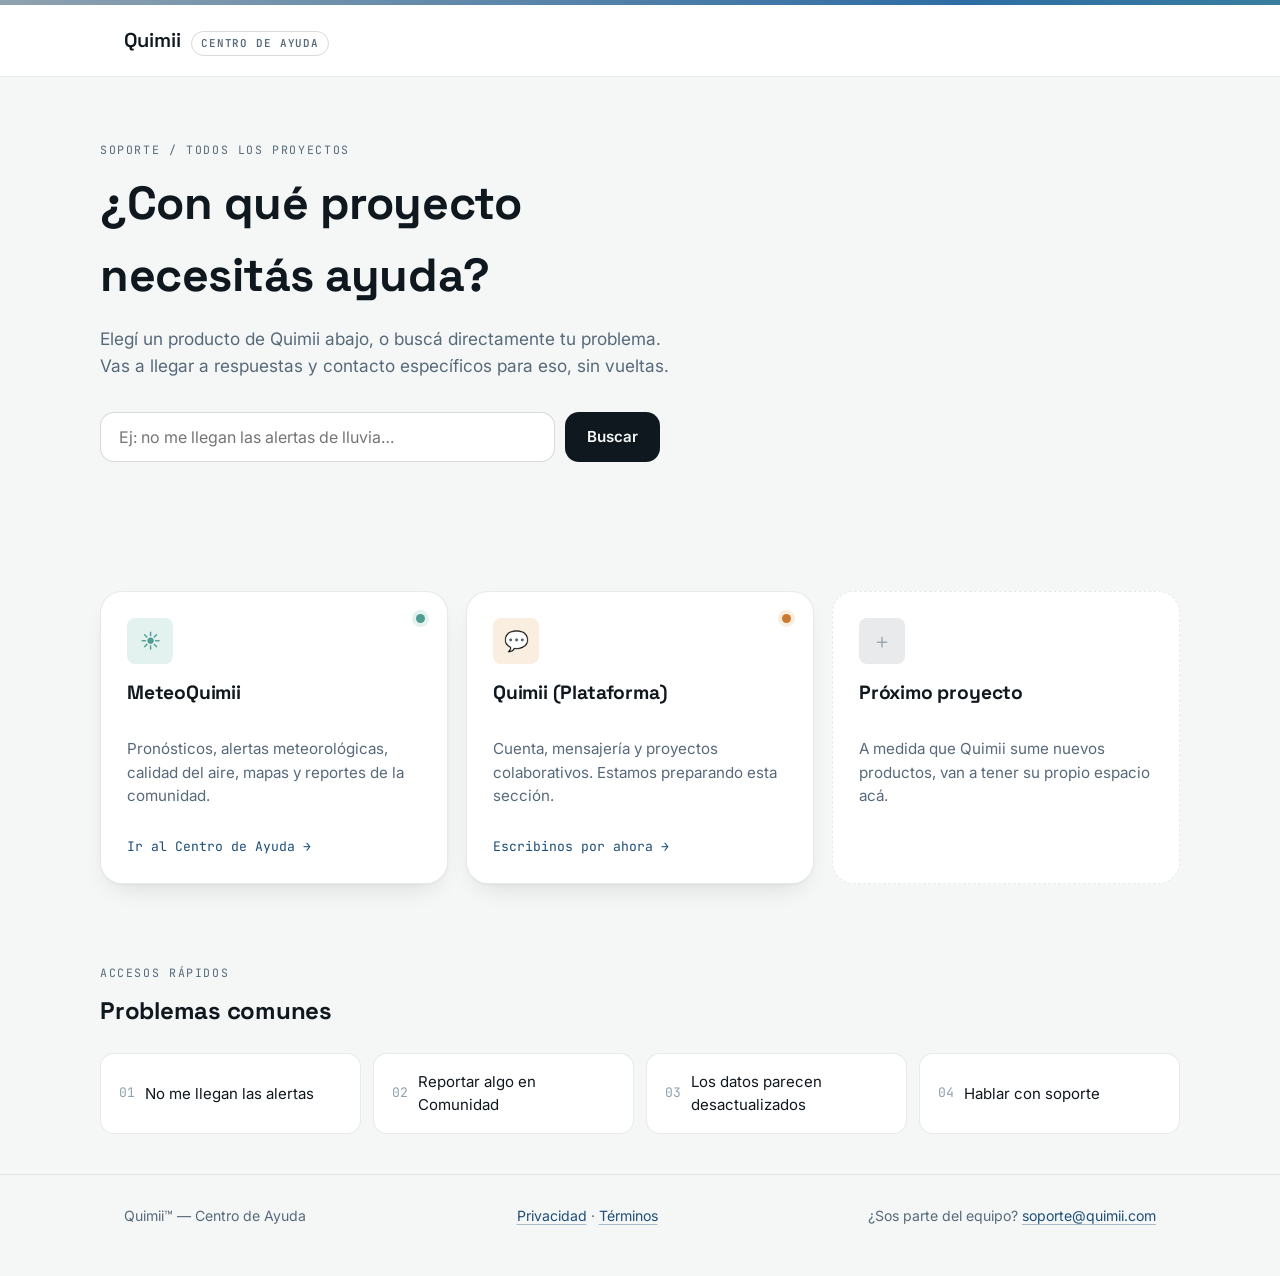
<file: index.html>
<!DOCTYPE html>
<html lang="es">
<head>
  <meta charset="UTF-8">
  <meta name="viewport" content="width=device-width, initial-scale=1.0">
  <title>Centro de Ayuda Quimii</title>
  <meta name="description" content="Centro de ayuda de Quimii: soporte para MeteoQuimii y el resto de los proyectos de Quimii.">
  <link rel="preconnect" href="https://fonts.googleapis.com">
  <link rel="preconnect" href="https://fonts.gstatic.com" crossorigin>
  <link href="https://fonts.googleapis.com/css2?family=Inter:wght@400;500;600;700&family=Space+Grotesk:wght@500;600;700&family=JetBrains+Mono:wght@400;500;600&display=swap" rel="stylesheet">
  <link rel="stylesheet" href="styles.css">
</head>
<body>
  <div class="sky-strip" aria-hidden="true"></div>

  <header class="site-header">
    <div class="wrap">
      <a class="brand" href="index.html">Quimii <span class="tag">Centro de Ayuda</span></a>
    </div>
  </header>

  <main>
    <section class="hero wrap">
      <span class="eyebrow">Soporte / Todos los proyectos</span>
      <h1>¿Con qué proyecto necesitás ayuda?</h1>
      <p class="lede">Elegí un producto de Quimii abajo, o buscá directamente tu problema. Vas a llegar a respuestas y contacto específicos para eso, sin vueltas.</p>

      <form id="help-search-form" class="help-search" role="search">
        <label for="help-search-input" class="sr-only" style="position:absolute;left:-9999px;">Buscar en el centro de ayuda</label>
        <input id="help-search-input" type="text" placeholder="Ej: no me llegan las alertas de lluvia…" autocomplete="off">
        <button type="submit">Buscar</button>
      </form>
      <p id="search-result" role="status"></p>
    </section>

    <section class="section wrap" aria-label="Proyectos Quimii">
      <div class="card-grid">
        <a class="project-card meteo" href="soporte-meteoquimii.html">
          <span class="status-dot on" title="Soporte activo"></span>
          <div class="icon-badge">☀️</div>
          <h3>MeteoQuimii</h3>
          <p class="desc">Pronósticos, alertas meteorológicas, calidad del aire, mapas y reportes de la comunidad.</p>
          <span class="go">Ir al Centro de Ayuda →</span>
        </a>

        <a class="project-card base" href="#quimii-plataforma" id="quimii-plataforma">
          <span class="status-dot soon" title="Contenido en preparación"></span>
          <div class="icon-badge">💬</div>
          <h3>Quimii (Plataforma)</h3>
          <p class="desc">Cuenta, mensajería y proyectos colaborativos. Estamos preparando esta sección.</p>
          <span class="go">Escribinos por ahora →</span>
        </a>

        <div class="project-card future" aria-disabled="true">
          <div class="icon-badge">＋</div>
          <h3>Próximo proyecto</h3>
          <p class="desc">A medida que Quimii sume nuevos productos, van a tener su propio espacio acá.</p>
        </div>
      </div>
    </section>

    <section class="section wrap" aria-label="Accesos rápidos">
      <div class="section-head">
        <span class="eyebrow">Accesos rápidos</span>
        <h2>Problemas comunes</h2>
      </div>
      <div class="quick-grid">
        <a class="quick-item" href="soporte-meteoquimii.html#faq-alertas"><span class="n">01</span> No me llegan las alertas</a>
        <a class="quick-item" href="soporte-meteoquimii.html#faq-comunidad"><span class="n">02</span> Reportar algo en Comunidad</a>
        <a class="quick-item" href="soporte-meteoquimii.html#faq-datos"><span class="n">03</span> Los datos parecen desactualizados</a>
        <a class="quick-item" href="soporte-meteoquimii.html#contacto"><span class="n">04</span> Hablar con soporte</a>
      </div>
    </section>
  </main>

  <footer class="site-footer">
    <div class="wrap">
      <span>Quimii™ — Centro de Ayuda</span>
      <span class="legal-links"><a href="privacy.html">Privacidad</a> · <a href="terms.html">Términos</a></span>
      <span>¿Sos parte del equipo? <a href="mailto:agustinnicoliniescuela10@gmail.com">soporte@quimii.com</a></span>
    </div>
  </footer>

  <script src="portal.js"></script>
</body>
</html>
</file>
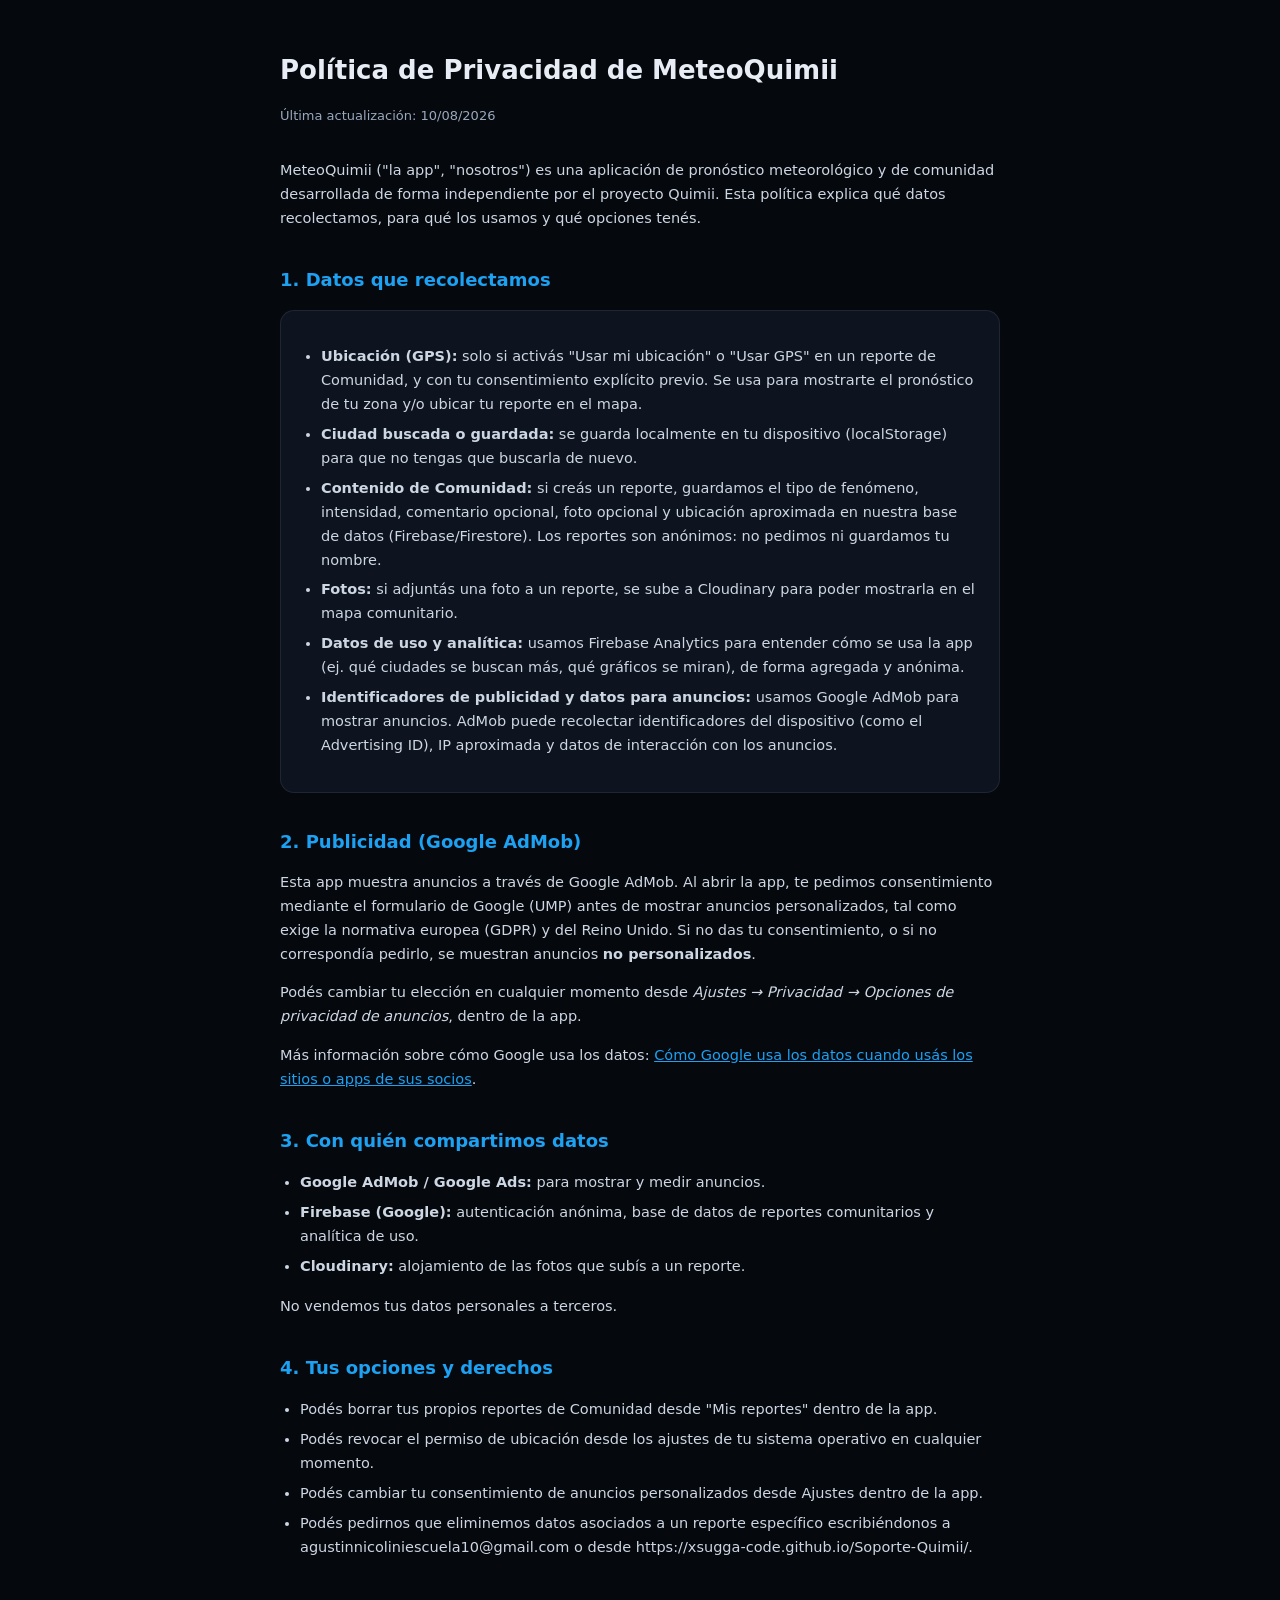
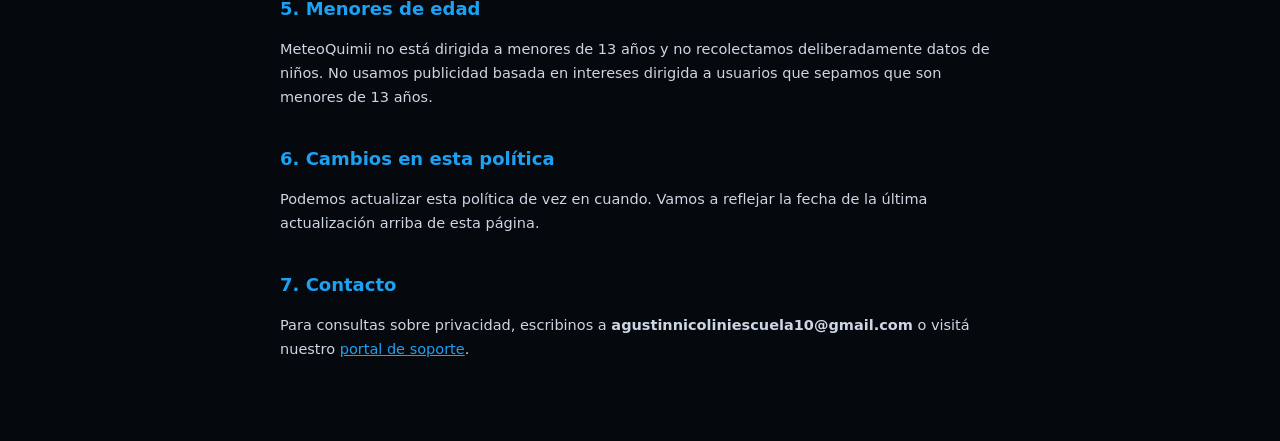
<file: privacy.html>
<!DOCTYPE html>
<html lang="es">
<head>
<meta charset="UTF-8">
<meta name="viewport" content="width=device-width, initial-scale=1.0">
<title>Política de Privacidad — MeteoQuimii</title>
<style>
  :root {
    --bg: #05080d; --card: #0d141f; --ink: #e8edf5; --muted: #9aa8bd;
    --primary: #1da1f2; --border: rgba(232,237,245,0.08);
  }
  * { box-sizing: border-box; }
  body {
    margin: 0; background: var(--bg); color: var(--ink);
    font-family: -apple-system, "Segoe UI", Inter, system-ui, sans-serif;
    line-height: 1.65; padding: 32px 18px 64px;
  }
  .wrap { max-width: 720px; margin: 0 auto; }
  h1 { font-size: 26px; margin-bottom: 4px; }
  .updated { color: var(--muted); font-size: 13px; margin-bottom: 32px; }
  h2 { font-size: 18px; margin-top: 34px; margin-bottom: 10px; color: var(--primary); }
  p, li { color: #cdd6e3; font-size: 14.5px; }
  ul { padding-left: 20px; }
  li { margin-bottom: 6px; }
  a { color: var(--primary); }
  .card {
    background: var(--card); border: 1px solid var(--border);
    border-radius: 14px; padding: 18px 20px; margin: 16px 0;
  }
  .placeholder {
    background: rgba(255,138,61,0.12); border: 1px solid rgba(255,138,61,0.35);
    color: #ffb27a; border-radius: 10px; padding: 10px 14px; font-size: 12.5px;
    margin-bottom: 24px;
  }
  code { background: rgba(255,255,255,0.06); padding: 1px 5px; border-radius: 4px; font-size: 13px; }
</style>
</head>
<body>
<div class="wrap">

  <h1>Política de Privacidad de MeteoQuimii</h1>
  <p class="updated">Última actualización: 10/08/2026</p>

  <p>MeteoQuimii ("la app", "nosotros") es una aplicación de pronóstico meteorológico y de comunidad desarrollada de forma independiente por el proyecto Quimii. Esta política explica qué datos recolectamos, para qué los usamos y qué opciones tenés.</p>

  <h2>1. Datos que recolectamos</h2>
  <div class="card">
    <ul>
      <li><strong>Ubicación (GPS):</strong> solo si activás "Usar mi ubicación" o "Usar GPS" en un reporte de Comunidad, y con tu consentimiento explícito previo. Se usa para mostrarte el pronóstico de tu zona y/o ubicar tu reporte en el mapa.</li>
      <li><strong>Ciudad buscada o guardada:</strong> se guarda localmente en tu dispositivo (localStorage) para que no tengas que buscarla de nuevo.</li>
      <li><strong>Contenido de Comunidad:</strong> si creás un reporte, guardamos el tipo de fenómeno, intensidad, comentario opcional, foto opcional y ubicación aproximada en nuestra base de datos (Firebase/Firestore). Los reportes son anónimos: no pedimos ni guardamos tu nombre.</li>
      <li><strong>Fotos:</strong> si adjuntás una foto a un reporte, se sube a Cloudinary para poder mostrarla en el mapa comunitario.</li>
      <li><strong>Datos de uso y analítica:</strong> usamos Firebase Analytics para entender cómo se usa la app (ej. qué ciudades se buscan más, qué gráficos se miran), de forma agregada y anónima.</li>
      <li><strong>Identificadores de publicidad y datos para anuncios:</strong> usamos Google AdMob para mostrar anuncios. AdMob puede recolectar identificadores del dispositivo (como el Advertising ID), IP aproximada y datos de interacción con los anuncios.</li>
    </ul>
  </div>

  <h2>2. Publicidad (Google AdMob)</h2>
  <p>Esta app muestra anuncios a través de Google AdMob. Al abrir la app, te pedimos consentimiento mediante el formulario de Google (UMP) antes de mostrar anuncios personalizados, tal como exige la normativa europea (GDPR) y del Reino Unido. Si no das tu consentimiento, o si no correspondía pedirlo, se muestran anuncios <strong>no personalizados</strong>.</p>
  <p>Podés cambiar tu elección en cualquier momento desde <em>Ajustes → Privacidad → Opciones de privacidad de anuncios</em>, dentro de la app.</p>
  <p>Más información sobre cómo Google usa los datos: <a href="https://www.google.com/policies/privacy/partners/" target="_blank" rel="noopener">Cómo Google usa los datos cuando usás los sitios o apps de sus socios</a>.</p>

  <h2>3. Con quién compartimos datos</h2>
  <ul>
    <li><strong>Google AdMob / Google Ads:</strong> para mostrar y medir anuncios.</li>
    <li><strong>Firebase (Google):</strong> autenticación anónima, base de datos de reportes comunitarios y analítica de uso.</li>
    <li><strong>Cloudinary:</strong> alojamiento de las fotos que subís a un reporte.</li>
  </ul>
  <p>No vendemos tus datos personales a terceros.</p>

  <h2>4. Tus opciones y derechos</h2>
  <ul>
    <li>Podés borrar tus propios reportes de Comunidad desde "Mis reportes" dentro de la app.</li>
    <li>Podés revocar el permiso de ubicación desde los ajustes de tu sistema operativo en cualquier momento.</li>
    <li>Podés cambiar tu consentimiento de anuncios personalizados desde Ajustes dentro de la app.</li>
    <li>Podés pedirnos que eliminemos datos asociados a un reporte específico escribiéndonos a agustinnicoliniescuela10@gmail.com o desde https://xsugga-code.github.io/Soporte-Quimii/.</li>
  </ul>

  <h2>5. Menores de edad</h2>
  <p>MeteoQuimii no está dirigida a menores de 13 años y no recolectamos deliberadamente datos de niños. No usamos publicidad basada en intereses dirigida a usuarios que sepamos que son menores de 13 años.</p>

  <h2>6. Cambios en esta política</h2>
  <p>Podemos actualizar esta política de vez en cuando. Vamos a reflejar la fecha de la última actualización arriba de esta página.</p>

  <h2>7. Contacto</h2>
  <p>Para consultas sobre privacidad, escribinos a <strong>agustinnicoliniescuela10@gmail.com</strong> o visitá nuestro <a href="https://xsugga-code.github.io/Soporte-Quimii/">portal de soporte</a>.</p>

</div>
</body>
</html>
</file>
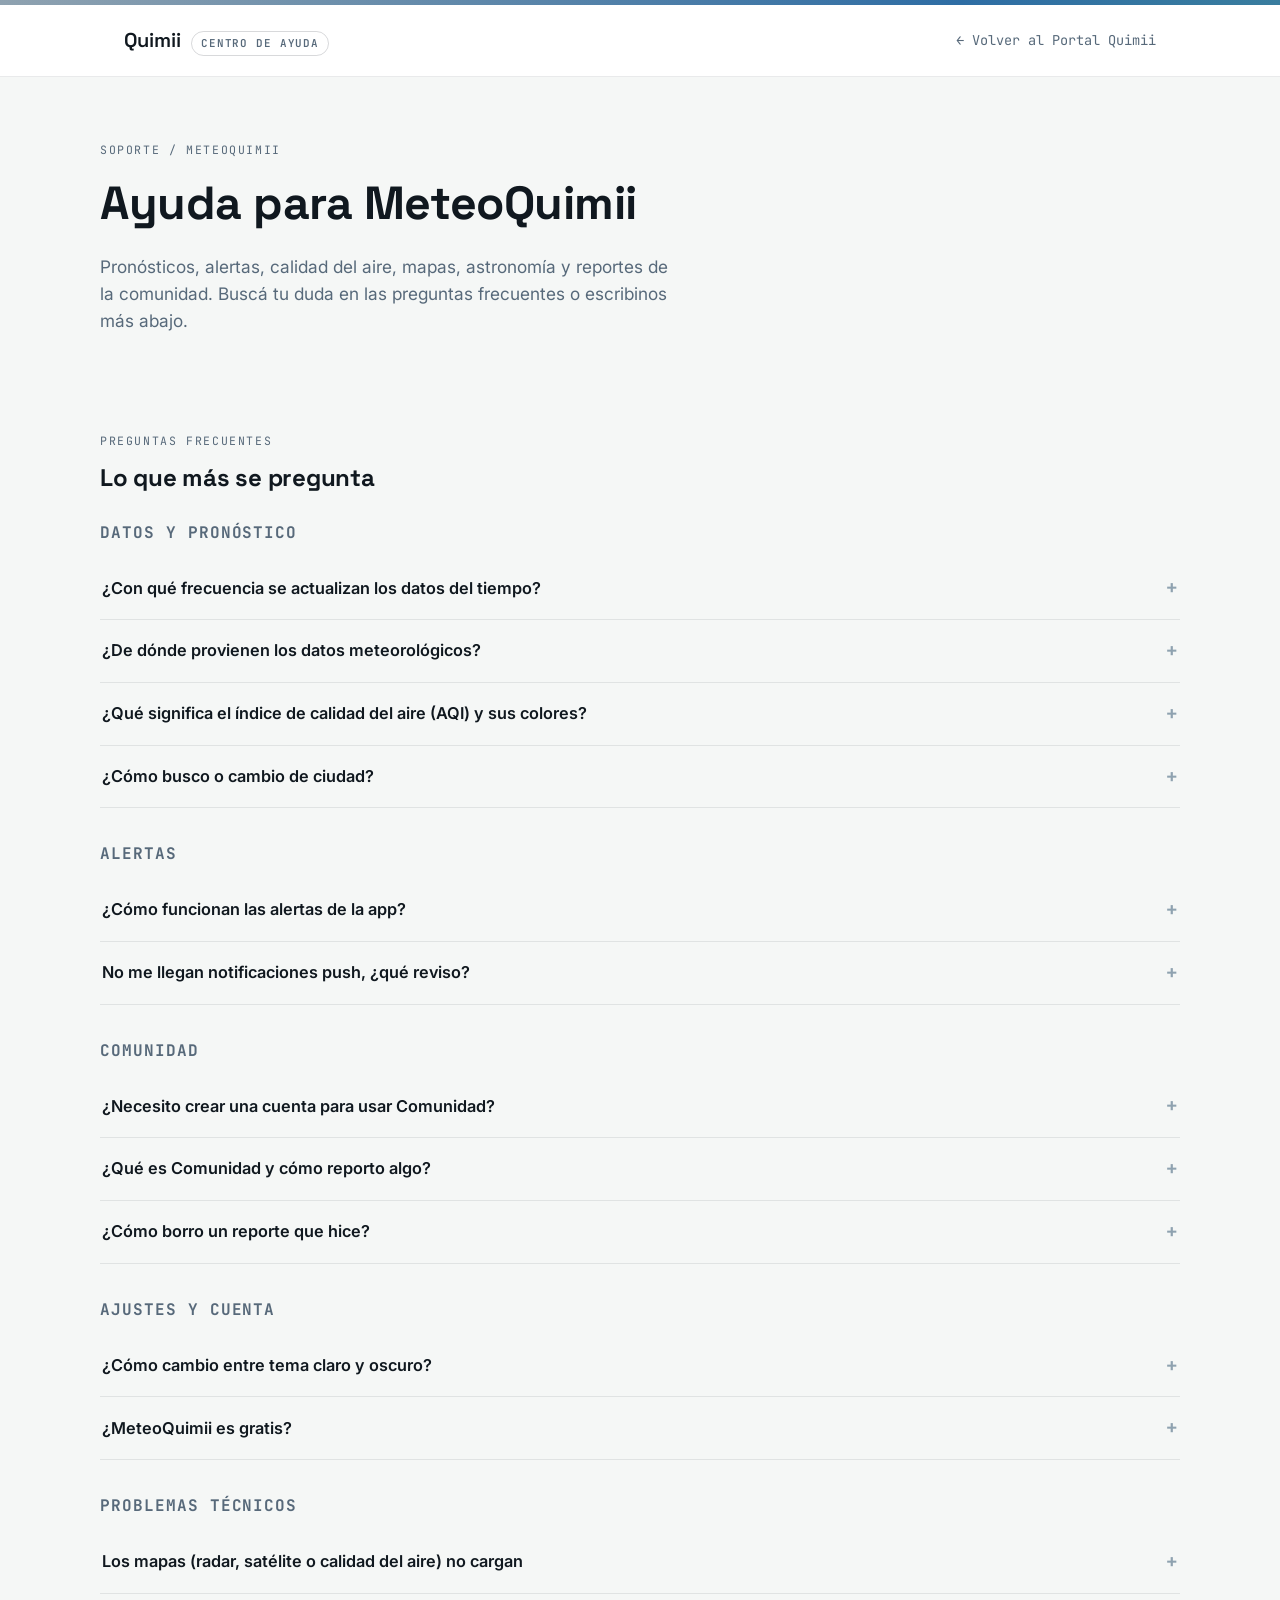
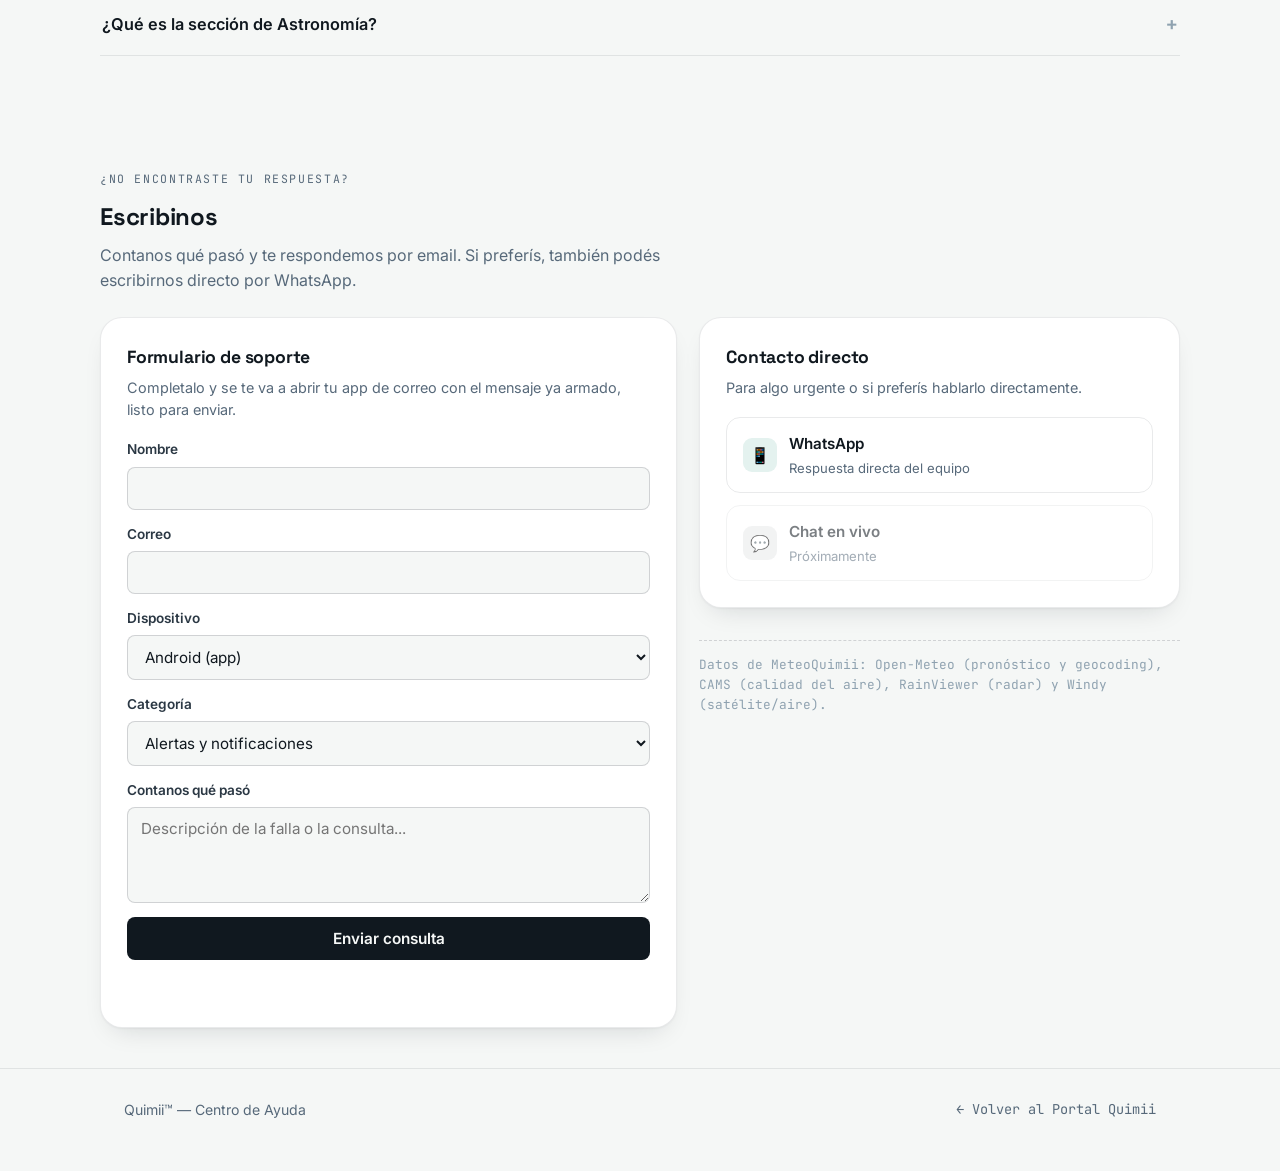
<file: soporte-meteoquimii.html>
<!DOCTYPE html>
<html lang="es">
<head>
  <meta charset="UTF-8">
  <meta name="viewport" content="width=device-width, initial-scale=1.0">
  <title>Soporte MeteoQuimii — Centro de Ayuda Quimii</title>
  <meta name="description" content="Preguntas frecuentes y contacto de soporte para MeteoQuimii.">
  <link rel="preconnect" href="https://fonts.googleapis.com">
  <link rel="preconnect" href="https://fonts.gstatic.com" crossorigin>
  <link href="https://fonts.googleapis.com/css2?family=Inter:wght@400;500;600;700&family=Space+Grotesk:wght@500;600;700&family=JetBrains+Mono:wght@400;500;600&display=swap" rel="stylesheet">
  <link rel="stylesheet" href="styles.css">
</head>
<body>
  <div class="sky-strip" aria-hidden="true"></div>

  <header class="site-header">
    <div class="wrap">
      <a class="brand" href="index.html">Quimii <span class="tag">Centro de Ayuda</span></a>
      <a class="back-link" href="index.html">← Volver al Portal Quimii</a>
    </div>
  </header>

  <main>
    <section class="hero wrap">
      <span class="eyebrow">Soporte / MeteoQuimii</span>
      <h1>Ayuda para MeteoQuimii</h1>
      <p class="lede">Pronósticos, alertas, calidad del aire, mapas, astronomía y reportes de la comunidad. Buscá tu duda en las preguntas frecuentes o escribinos más abajo.</p>
    </section>

    <section class="section wrap">
      <div class="section-head">
        <span class="eyebrow">Preguntas frecuentes</span>
        <h2>Lo que más se pregunta</h2>
      </div>

      <div class="faq-group" id="faq-datos">
        <h3>Datos y pronóstico</h3>
        <details class="faq">
          <summary>¿Con qué frecuencia se actualizan los datos del tiempo?</summary>
          <p>La app guarda los datos de tu ciudad en caché por 5 minutos para no repetir consultas innecesarias. Pasado ese tiempo, o si cambiás de ciudad, se pide la información más reciente. Además, MeteoQuimii se actualiza solo en segundo plano a intervalos regulares mientras la tenés abierta, sin que tengas que recargar nada.</p>
        </details>
        <details class="faq">
          <summary>¿De dónde provienen los datos meteorológicos?</summary>
          <p>El pronóstico y la búsqueda de ciudades usan Open-Meteo. La calidad del aire viene de CAMS. El radar de lluvia es de RainViewer, y las capas de satélite/nubes y calidad del aire en el mapa son de Windy.com. Todos son servicios reconocidos en meteorología y de acceso gratuito.</p>
        </details>
        <details class="faq">
          <summary>¿Qué significa el índice de calidad del aire (AQI) y sus colores?</summary>
          <p>MeteoQuimii usa la escala AQI de Estados Unidos, dividida en niveles (bueno, moderado, dañino para grupos sensibles, dañino, muy dañino, peligroso), cada uno con su propio color en los gráficos y en el resumen del día. Cuanto más alto el número, peor la calidad del aire.</p>
        </details>
        <details class="faq">
          <summary>¿Cómo busco o cambio de ciudad?</summary>
          <p>Escribí el nombre en el buscador principal, o tocá "Usar mi ubicación" para que la app detecte dónde estás. Podés guardar una ciudad con el botón de marcador para tenerla a mano, y las últimas ciudades consultadas aparecen en "Recientes".</p>
        </details>
      </div>

      <div class="faq-group" id="faq-alertas">
        <h3>Alertas</h3>
        <details class="faq">
          <summary>¿Cómo funcionan las alertas de la app?</summary>
          <p>Son automáticas: MeteoQuimii analiza el pronóstico de tu ciudad y genera una alerta cuando se supera un umbral de riesgo, por ejemplo ráfagas de viento fuertes, ola de calor o de frío, riesgo de helada, radiación UV extrema, nevadas o lluvias intensas, y mala calidad del aire. No hay que activarlas a mano: si tu ciudad no tiene ninguna condición de riesgo, simplemente no vas a ver alertas ese día.</p>
        </details>
        <details class="faq">
          <summary>No me llegan notificaciones push, ¿qué reviso?</summary>
          <ul>
            <li>Que le hayas dado permiso de notificaciones a MeteoQuimii cuando la app lo pidió al abrirla por primera vez.</li>
            <li>Que el sistema Android no esté restringiendo la app en segundo plano (optimización de batería).</li>
            <li>Que tu ciudad seleccionada realmente tenga una condición de alerta activa: las notificaciones avisan sobre riesgos puntuales, no se envían todos los días.</li>
          </ul>
          <p>Si después de revisar esto seguís sin recibirlas, contanos por el formulario de abajo indicando tu modelo de celular.</p>
        </details>
      </div>

      <div class="faq-group" id="faq-comunidad">
        <h3>Comunidad</h3>
        <details class="faq">
          <summary>¿Necesito crear una cuenta para usar Comunidad?</summary>
          <p>No. Comunidad funciona con un acceso anónimo automático, no hace falta registrarse ni iniciar sesión con ningún dato personal.</p>
        </details>
        <details class="faq">
          <summary>¿Qué es Comunidad y cómo reporto algo?</summary>
          <p>Es un mapa donde otros usuarios cuentan lo que están viendo en su zona en tiempo real (por ejemplo granizo, inundación o un fenómeno puntual). Complementa el dato meteorológico oficial, no lo reemplaza. Para crear un reporte, indicá el tipo de fenómeno, la intensidad, si sigue ocurriendo, y opcionalmente un comentario o una foto. La ubicación puede tomarse por GPS o eligiéndola manualmente en el mapa.</p>
        </details>
        <details class="faq">
          <summary>¿Cómo borro un reporte que hice?</summary>
          <p>Entrá a Comunidad → "Mis reportes". Ahí vas a ver todo lo que reportaste vos, con la opción de eliminarlo.</p>
        </details>
      </div>

      <div class="faq-group">
        <h3>Ajustes y cuenta</h3>
        <details class="faq">
          <summary>¿Cómo cambio entre tema claro y oscuro?</summary>
          <p>Tocá el ícono de engranaje (Ajustes) y elegí "Claro" u "Oscuro" en la sección Apariencia.</p>
        </details>
        <details class="faq">
          <summary>¿MeteoQuimii es gratis?</summary>
          <p>Sí, la app es gratuita.</p>
        </details>
      </div>

      <div class="faq-group">
        <h3>Problemas técnicos</h3>
        <details class="faq">
          <summary>Los mapas (radar, satélite o calidad del aire) no cargan</summary>
          <p>Estas capas dependen de servicios externos (RainViewer y Windy) que se cargan sobre tu conexión a internet. Revisá que tengas datos móviles o Wi-Fi activos, y si usás algún bloqueador de contenido en el navegador, probá desactivarlo para MeteoQuimii, ya que a veces bloquea estos mapas por error.</p>
        </details>
        <details class="faq">
          <summary>¿Qué es la sección de Astronomía?</summary>
          <p>Es un espacio aparte del pronóstico, con un mensaje diario y eventos astronómicos visibles desde tu ubicación durante el mes actual y el siguiente. No afecta ni reemplaza los datos del clima.</p>
        </details>
      </div>
    </section>

    <section class="section wrap" id="contacto">
      <div class="section-head">
        <span class="eyebrow">¿No encontraste tu respuesta?</span>
        <h2>Escribinos</h2>
        <p>Contanos qué pasó y te respondemos por email. Si preferís, también podés escribirnos directo por WhatsApp.</p>
      </div>

      <div class="contact-grid">
        <div class="panel">
          <h3>Formulario de soporte</h3>
          <p class="hint">Completalo y se te va a abrir tu app de correo con el mensaje ya armado, listo para enviar.</p>
          <form id="support-form" data-support-email="agustinnicoliniescuela10@gmail.com">
            <div class="form-row">
              <label for="f-name">Nombre</label>
              <input id="f-name" type="text" required autocomplete="name">
            </div>
            <div class="form-row">
              <label for="f-email">Correo</label>
              <input id="f-email" type="email" required autocomplete="email">
            </div>
            <div class="form-row">
              <label for="f-device">Dispositivo</label>
              <select id="f-device">
                <option value="Android (app)">Android (app)</option>
                <option value="Web">Web</option>
                <option value="Otro">Otro</option>
              </select>
            </div>
            <div class="form-row">
              <label for="f-category">Categoría</label>
              <select id="f-category">
                <option value="Alertas y notificaciones">Alertas y notificaciones</option>
                <option value="Datos del pronóstico">Datos del pronóstico</option>
                <option value="Mapas">Mapas</option>
                <option value="Comunidad">Comunidad</option>
                <option value="Otro / no estoy seguro">Otro / no estoy seguro</option>
              </select>
            </div>
            <div class="form-row">
              <label for="f-message">Contanos qué pasó</label>
              <textarea id="f-message" required placeholder="Descripción de la falla o la consulta..."></textarea>
            </div>
            <button class="btn-primary" type="submit">Enviar consulta</button>
            <p id="support-form-status" class="form-status" role="status"></p>
          </form>
        </div>

        <div class="contact-alt">
          <div class="panel">
            <h3>Contacto directo</h3>
            <p class="hint">Para algo urgente o si preferís hablarlo directamente.</p>
            <div style="display:flex; flex-direction:column; gap:12px;">
              <a class="alt-btn whatsapp" href="https://wa.me/5492346554587" target="_blank" rel="noopener">
                <span class="ico">📱</span>
                <span>WhatsApp<br><small>Respuesta directa del equipo</small></span>
              </a>
              <span class="alt-btn chat disabled">
                <span class="ico">💬</span>
                <span>Chat en vivo<br><small>Próximamente</small></span>
              </span>
            </div>
          </div>
          <p class="source-note">Datos de MeteoQuimii: Open-Meteo (pronóstico y geocoding), CAMS (calidad del aire), RainViewer (radar) y Windy (satélite/aire).</p>
        </div>
      </div>
    </section>
  </main>

  <footer class="site-footer">
    <div class="wrap">
      <span>Quimii™ — Centro de Ayuda</span>
      <a class="back-link" href="index.html">← Volver al Portal Quimii</a>
    </div>
  </footer>

  <script src="portal.js"></script>
</body>
</html>
</file>
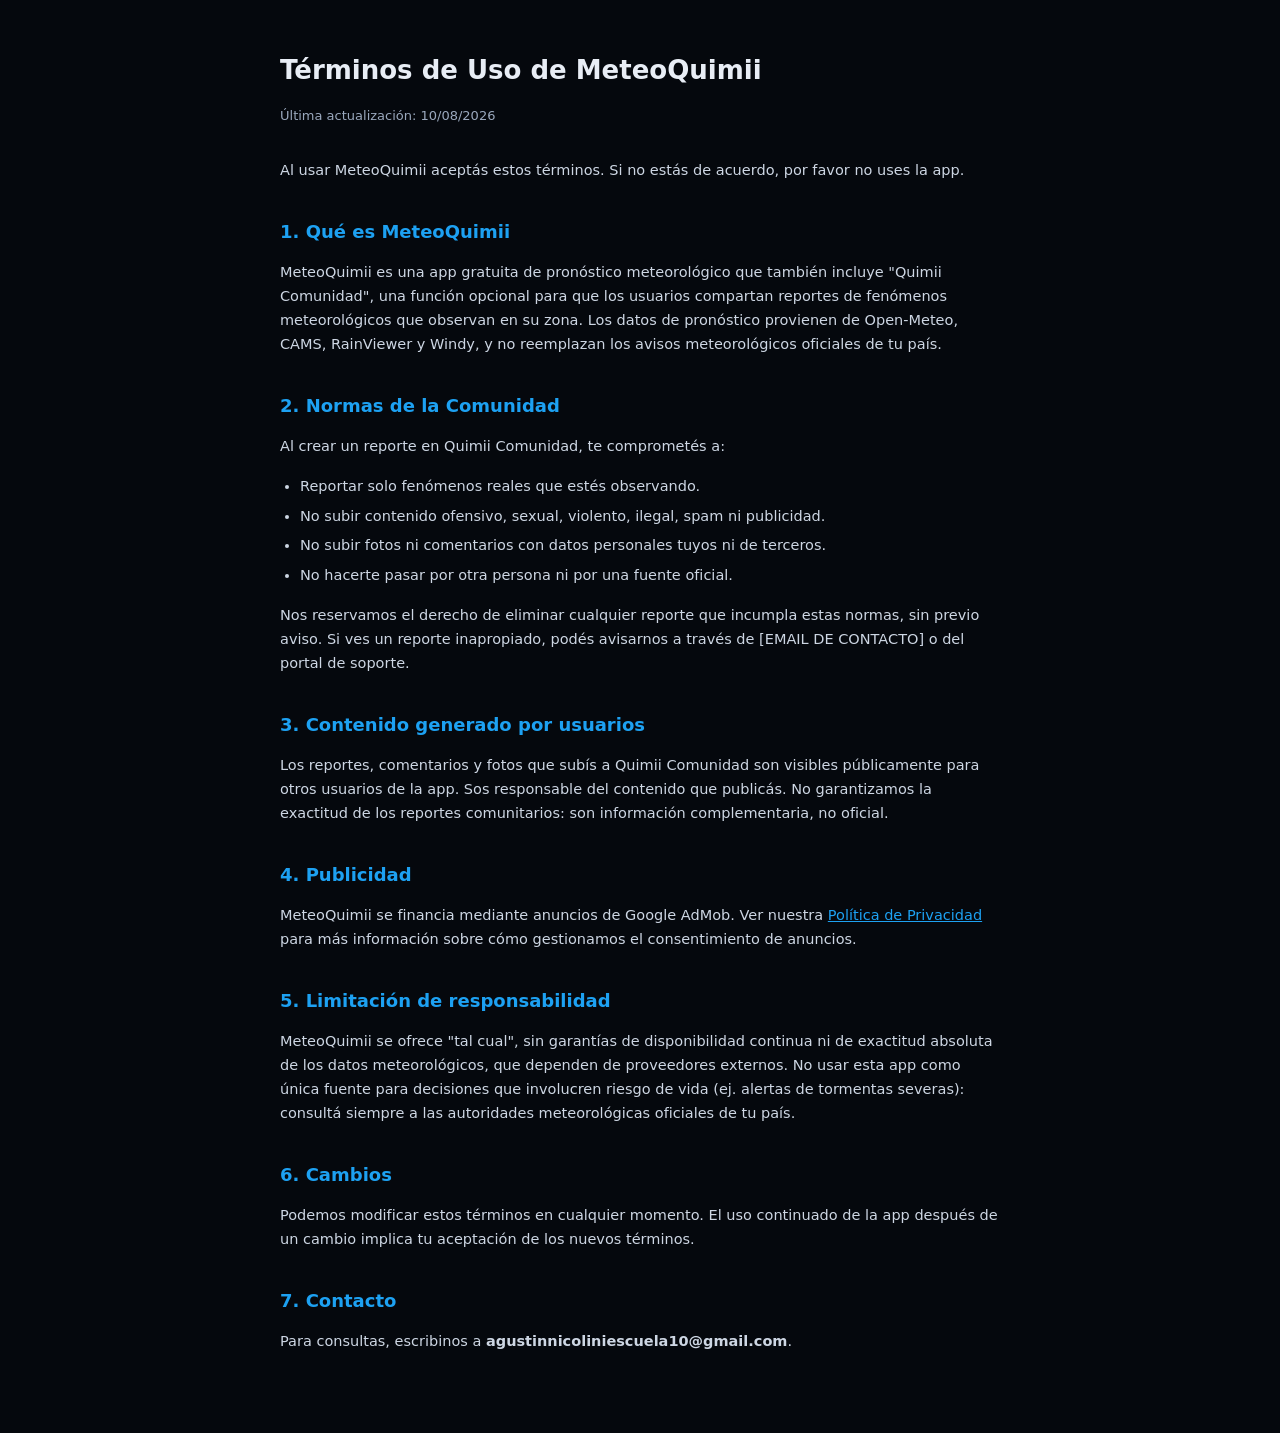
<file: terms.html>
<!DOCTYPE html>
<html lang="es">
<head>
<meta charset="UTF-8">
<meta name="viewport" content="width=device-width, initial-scale=1.0">
<title>Términos de Uso — MeteoQuimii</title>
<style>
  :root {
    --bg: #05080d; --card: #0d141f; --ink: #e8edf5; --muted: #9aa8bd;
    --primary: #1da1f2; --border: rgba(232,237,245,0.08);
  }
  * { box-sizing: border-box; }
  body {
    margin: 0; background: var(--bg); color: var(--ink);
    font-family: -apple-system, "Segoe UI", Inter, system-ui, sans-serif;
    line-height: 1.65; padding: 32px 18px 64px;
  }
  .wrap { max-width: 720px; margin: 0 auto; }
  h1 { font-size: 26px; margin-bottom: 4px; }
  .updated { color: var(--muted); font-size: 13px; margin-bottom: 32px; }
  h2 { font-size: 18px; margin-top: 34px; margin-bottom: 10px; color: var(--primary); }
  p, li { color: #cdd6e3; font-size: 14.5px; }
  ul { padding-left: 20px; }
  li { margin-bottom: 6px; }
  a { color: var(--primary); }
  .placeholder {
    background: rgba(255,138,61,0.12); border: 1px solid rgba(255,138,61,0.35);
    color: #ffb27a; border-radius: 10px; padding: 10px 14px; font-size: 12.5px;
    margin-bottom: 24px;
  }
  code { background: rgba(255,255,255,0.06); padding: 1px 5px; border-radius: 4px; font-size: 13px; }
</style>
</head>
<body>
<div class="wrap">

  <h1>Términos de Uso de MeteoQuimii</h1>
  <p class="updated">Última actualización: 10/08/2026</p>

  <p>Al usar MeteoQuimii aceptás estos términos. Si no estás de acuerdo, por favor no uses la app.</p>

  <h2>1. Qué es MeteoQuimii</h2>
  <p>MeteoQuimii es una app gratuita de pronóstico meteorológico que también incluye "Quimii Comunidad", una función opcional para que los usuarios compartan reportes de fenómenos meteorológicos que observan en su zona. Los datos de pronóstico provienen de Open-Meteo, CAMS, RainViewer y Windy, y no reemplazan los avisos meteorológicos oficiales de tu país.</p>

  <h2>2. Normas de la Comunidad</h2>
  <p>Al crear un reporte en Quimii Comunidad, te comprometés a:</p>
  <ul>
    <li>Reportar solo fenómenos reales que estés observando.</li>
    <li>No subir contenido ofensivo, sexual, violento, ilegal, spam ni publicidad.</li>
    <li>No subir fotos ni comentarios con datos personales tuyos ni de terceros.</li>
    <li>No hacerte pasar por otra persona ni por una fuente oficial.</li>
  </ul>
  <p>Nos reservamos el derecho de eliminar cualquier reporte que incumpla estas normas, sin previo aviso. Si ves un reporte inapropiado, podés avisarnos a través de [EMAIL DE CONTACTO] o del portal de soporte.</p>

  <h2>3. Contenido generado por usuarios</h2>
  <p>Los reportes, comentarios y fotos que subís a Quimii Comunidad son visibles públicamente para otros usuarios de la app. Sos responsable del contenido que publicás. No garantizamos la exactitud de los reportes comunitarios: son información complementaria, no oficial.</p>

  <h2>4. Publicidad</h2>
  <p>MeteoQuimii se financia mediante anuncios de Google AdMob. Ver nuestra <a href="privacy.html">Política de Privacidad</a> para más información sobre cómo gestionamos el consentimiento de anuncios.</p>

  <h2>5. Limitación de responsabilidad</h2>
  <p>MeteoQuimii se ofrece "tal cual", sin garantías de disponibilidad continua ni de exactitud absoluta de los datos meteorológicos, que dependen de proveedores externos. No usar esta app como única fuente para decisiones que involucren riesgo de vida (ej. alertas de tormentas severas): consultá siempre a las autoridades meteorológicas oficiales de tu país.</p>

  <h2>6. Cambios</h2>
  <p>Podemos modificar estos términos en cualquier momento. El uso continuado de la app después de un cambio implica tu aceptación de los nuevos términos.</p>

  <h2>7. Contacto</h2>
  <p>Para consultas, escribinos a <strong>agustinnicoliniescuela10@gmail.com</strong>.</p>

</div>
</body>
</html>
</file>
<file: styles.css>
/* ==========================================================================
   Quimii — Centro de Ayuda
   Sistema de diseño: "despeje" — de nublado a despejado.
   El degradé del encabezado y los indicadores de estado usan la misma
   metáfora meteorológica que MeteoQuimii, para que el soporte se sienta
   parte de la misma familia de productos.
   ========================================================================== */

:root {
  /* Color */
  --ink: #10181f;
  --ink-soft: #2b3844;
  --slate: #57697a;
  --slate-soft: #8fa2b0;
  --paper: #f5f7f6;
  --paper-raised: #ffffff;
  --line: rgba(16, 24, 32, 0.09);
  --line-strong: rgba(16, 24, 32, 0.16);
  --sky: #2e6da4;
  --sky-deep: #1d4e7a;
  --clear: #4f9d92;
  --clear-soft: #e4f2ef;
  --amber: #c97a2e;
  --amber-soft: #faeee0;
  --storm: #b5493e;
  --storm-soft: #f8e8e6;

  /* Type */
  --font-display: "Space Grotesk", "Inter", sans-serif;
  --font-body: "Inter", sans-serif;
  --font-mono: "JetBrains Mono", monospace;

  /* Layout */
  --radius-s: 8px;
  --radius-m: 14px;
  --radius-l: 22px;
  --max: 1080px;
  --shadow-card: 0 1px 2px rgba(16, 24, 32, 0.04), 0 12px 28px -14px rgba(16, 24, 32, 0.18);
}

* { box-sizing: border-box; }

@media (prefers-reduced-motion: reduce) {
  *, *::before, *::after { animation-duration: 0.001ms !important; animation-iteration-count: 1 !important; transition: none !important; scroll-behavior: auto !important; }
}

html { scroll-behavior: smooth; }

body {
  margin: 0;
  font-family: var(--font-body);
  background: var(--paper);
  color: var(--ink);
  line-height: 1.55;
  -webkit-font-smoothing: antialiased;
}

a { color: var(--sky-deep); text-decoration-color: rgba(29, 78, 122, 0.35); text-underline-offset: 3px; }
a:hover { text-decoration-color: currentColor; }

h1, h2, h3, h4 { font-family: var(--font-display); color: var(--ink); margin: 0; letter-spacing: -0.01em; }

.eyebrow {
  display: block;
  font-family: var(--font-mono);
  font-size: 0.72rem;
  letter-spacing: 0.14em;
  text-transform: uppercase;
  color: var(--slate);
  margin-bottom: 0.6rem;
}

.wrap { max-width: var(--max); margin: 0 auto; padding: 0 24px; }

/* ---------- Sky strip (signature element) ---------- */
.sky-strip {
  height: 5px;
  width: 100%;
  background: linear-gradient(90deg, var(--slate-soft), var(--sky), var(--clear), var(--sky), var(--slate-soft));
  background-size: 300% 100%;
  animation: driftSky 14s linear infinite;
}
@keyframes driftSky {
  0% { background-position: 0% 0; }
  100% { background-position: 300% 0; }
}

/* ---------- Header ---------- */
.site-header {
  border-bottom: 1px solid var(--line);
  background: var(--paper-raised);
}
.site-header .wrap {
  display: flex;
  align-items: center;
  justify-content: space-between;
  padding-top: 20px;
  padding-bottom: 20px;
  gap: 16px;
  flex-wrap: wrap;
}
.brand {
  display: flex;
  align-items: baseline;
  gap: 10px;
  font-family: var(--font-display);
  font-weight: 600;
  font-size: 1.25rem;
  color: var(--ink);
  text-decoration: none;
}
.brand span.tag {
  font-family: var(--font-mono);
  font-size: 0.68rem;
  letter-spacing: 0.08em;
  text-transform: uppercase;
  color: var(--slate);
  border: 1px solid var(--line-strong);
  border-radius: 999px;
  padding: 3px 9px;
}
.back-link {
  font-family: var(--font-mono);
  font-size: 0.85rem;
  color: var(--slate);
  text-decoration: none;
  display: inline-flex;
  align-items: center;
  gap: 6px;
}
.back-link:hover { color: var(--sky-deep); }

/* ---------- Hero ---------- */
.hero { padding: 64px 0 40px; }
.hero h1 { font-size: clamp(2rem, 4.2vw, 2.9rem); max-width: 18ch; }
.hero p.lede { color: var(--slate); font-size: 1.08rem; max-width: 52ch; margin-top: 14px; }

/* ---------- Search ---------- */
.help-search {
  margin-top: 32px;
  display: flex;
  gap: 10px;
  max-width: 560px;
  flex-wrap: wrap;
}
.help-search input {
  flex: 1 1 260px;
  font-family: var(--font-body);
  font-size: 1rem;
  padding: 14px 18px;
  border-radius: var(--radius-m);
  border: 1px solid var(--line-strong);
  background: var(--paper-raised);
  color: var(--ink);
}
.help-search input:focus-visible { outline: 2px solid var(--sky); outline-offset: 2px; }
.help-search button {
  font-family: var(--font-body);
  font-weight: 600;
  font-size: 0.95rem;
  padding: 14px 22px;
  border-radius: var(--radius-m);
  border: none;
  background: var(--ink);
  color: var(--paper);
  cursor: pointer;
}
.help-search button:hover { background: var(--sky-deep); }
#search-result { margin-top: 14px; font-size: 0.92rem; color: var(--slate); min-height: 1.4em; }
#search-result a { font-weight: 600; }

/* ---------- Project cards ---------- */
.section { padding: 40px 0; }
.section-head { margin-bottom: 24px; max-width: 60ch; }
.section-head p { color: var(--slate); margin-top: 8px; }

.card-grid {
  display: grid;
  grid-template-columns: repeat(auto-fit, minmax(260px, 1fr));
  gap: 18px;
}

.project-card {
  background: var(--paper-raised);
  border: 1px solid var(--line);
  border-radius: var(--radius-l);
  padding: 26px;
  box-shadow: var(--shadow-card);
  display: flex;
  flex-direction: column;
  gap: 14px;
  text-decoration: none;
  color: inherit;
  transition: transform 0.18s ease, border-color 0.18s ease;
  position: relative;
  overflow: hidden;
}
.project-card:hover { transform: translateY(-3px); border-color: var(--sky); }
.project-card:focus-visible { outline: 2px solid var(--sky); outline-offset: 3px; }

.project-card .icon-badge {
  width: 46px; height: 46px;
  border-radius: var(--radius-s);
  display: flex; align-items: center; justify-content: center;
  font-size: 1.25rem;
}
.project-card.meteo .icon-badge { background: var(--clear-soft); color: var(--clear); }
.project-card.base .icon-badge { background: var(--amber-soft); color: var(--amber); }
.project-card.future .icon-badge { background: var(--line); color: var(--slate-soft); }

.project-card h3 { font-size: 1.2rem; }
.project-card p.desc { color: var(--slate); font-size: 0.95rem; flex-grow: 1; }
.project-card .go {
  font-family: var(--font-mono);
  font-size: 0.82rem;
  color: var(--sky-deep);
  display: inline-flex; align-items: center; gap: 6px;
}
.project-card.future {
  border-style: dashed;
  box-shadow: none;
  cursor: default;
}
.project-card.future:hover { transform: none; border-color: var(--line-strong); }

.status-dot {
  position: absolute; top: 22px; right: 22px;
  width: 9px; height: 9px; border-radius: 50%;
}
.status-dot.on { background: var(--clear); box-shadow: 0 0 0 4px var(--clear-soft); }
.status-dot.soon { background: var(--amber); box-shadow: 0 0 0 4px var(--amber-soft); }

/* ---------- Quick issues ---------- */
.quick-grid {
  display: grid;
  grid-template-columns: repeat(auto-fit, minmax(220px, 1fr));
  gap: 12px;
}
.quick-item {
  border: 1px solid var(--line);
  border-radius: var(--radius-m);
  padding: 16px 18px;
  background: var(--paper-raised);
  text-decoration: none;
  color: var(--ink);
  font-size: 0.94rem;
  display: flex; align-items: center; gap: 10px;
}
.quick-item:hover { border-color: var(--sky); color: var(--sky-deep); }
.quick-item .n { font-family: var(--font-mono); color: var(--slate-soft); font-size: 0.82rem; }

/* ---------- FAQ (details/summary, no JS needed) ---------- */
.faq-group { margin-bottom: 34px; }
.faq-group > h3 {
  font-size: 1rem;
  font-family: var(--font-mono);
  text-transform: uppercase;
  letter-spacing: 0.06em;
  color: var(--slate);
  margin-bottom: 12px;
}
details.faq {
  border-bottom: 1px solid var(--line);
  padding: 16px 2px;
}
details.faq summary {
  cursor: pointer;
  list-style: none;
  font-family: var(--font-body);
  font-weight: 600;
  font-size: 1.02rem;
  display: flex;
  align-items: center;
  justify-content: space-between;
  gap: 12px;
}
details.faq summary::-webkit-details-marker { display: none; }
details.faq summary::after {
  content: "+";
  font-family: var(--font-mono);
  font-size: 1.2rem;
  color: var(--slate-soft);
  flex-shrink: 0;
  transition: transform 0.15s ease;
}
details.faq[open] summary::after { content: "–"; color: var(--sky); }
details.faq p, details.faq ul {
  color: var(--slate);
  margin: 12px 0 0;
  max-width: 68ch;
}
details.faq ul { padding-left: 1.1em; }

/* ---------- Contact grid ---------- */
.contact-grid {
  display: grid;
  grid-template-columns: 1.2fr 1fr;
  gap: 22px;
}
@media (max-width: 820px) { .contact-grid { grid-template-columns: 1fr; } }

.panel {
  background: var(--paper-raised);
  border: 1px solid var(--line);
  border-radius: var(--radius-l);
  padding: 26px;
  box-shadow: var(--shadow-card);
}
.panel h3 { font-size: 1.1rem; margin-bottom: 4px; }
.panel p.hint { color: var(--slate); font-size: 0.9rem; margin: 6px 0 18px; }

.form-row { margin-bottom: 14px; display: flex; flex-direction: column; gap: 6px; }
.form-row label { font-size: 0.85rem; font-weight: 600; color: var(--ink-soft); }
.form-row input, .form-row select, .form-row textarea {
  font-family: var(--font-body);
  font-size: 0.95rem;
  padding: 11px 13px;
  border: 1px solid var(--line-strong);
  border-radius: var(--radius-s);
  background: var(--paper);
  color: var(--ink);
}
.form-row input:focus-visible, .form-row select:focus-visible, .form-row textarea:focus-visible {
  outline: 2px solid var(--sky); outline-offset: 1px;
}
.form-row textarea { resize: vertical; min-height: 96px; }

.btn-primary {
  font-family: var(--font-body);
  font-weight: 600;
  font-size: 0.96rem;
  padding: 12px 20px;
  border-radius: var(--radius-s);
  border: none;
  background: var(--ink);
  color: var(--paper);
  cursor: pointer;
  width: 100%;
}
.btn-primary:hover { background: var(--sky-deep); }

.contact-alt {
  display: flex;
  flex-direction: column;
  gap: 12px;
}
.alt-btn {
  display: flex; align-items: center; gap: 12px;
  border: 1px solid var(--line);
  border-radius: var(--radius-m);
  padding: 14px 16px;
  text-decoration: none;
  color: var(--ink);
  font-weight: 600;
  font-size: 0.95rem;
}
.alt-btn:hover { border-color: var(--sky); }
.alt-btn .ico { width: 34px; height: 34px; border-radius: 9px; display: flex; align-items: center; justify-content: center; font-size: 1rem; flex-shrink: 0; }
.alt-btn.whatsapp .ico { background: var(--clear-soft); color: var(--clear); }
.alt-btn.chat .ico { background: var(--line); color: var(--slate); }
.alt-btn.disabled { opacity: 0.55; cursor: not-allowed; pointer-events: none; }
.alt-btn small { display: block; font-weight: 400; color: var(--slate); font-size: 0.82rem; margin-top: 2px; }

.source-note {
  font-family: var(--font-mono);
  font-size: 0.8rem;
  color: var(--slate-soft);
  border-top: 1px dashed var(--line-strong);
  margin-top: 20px;
  padding-top: 14px;
}

/* ---------- Footer ---------- */
.site-footer {
  border-top: 1px solid var(--line);
  padding: 30px 0 50px;
  color: var(--slate);
  font-size: 0.88rem;
}
.site-footer .wrap { display: flex; justify-content: space-between; flex-wrap: wrap; gap: 10px; }

.form-status { font-size: 0.88rem; margin-top: 10px; min-height: 1.2em; }
.form-status.ok { color: var(--clear); }
</file>
